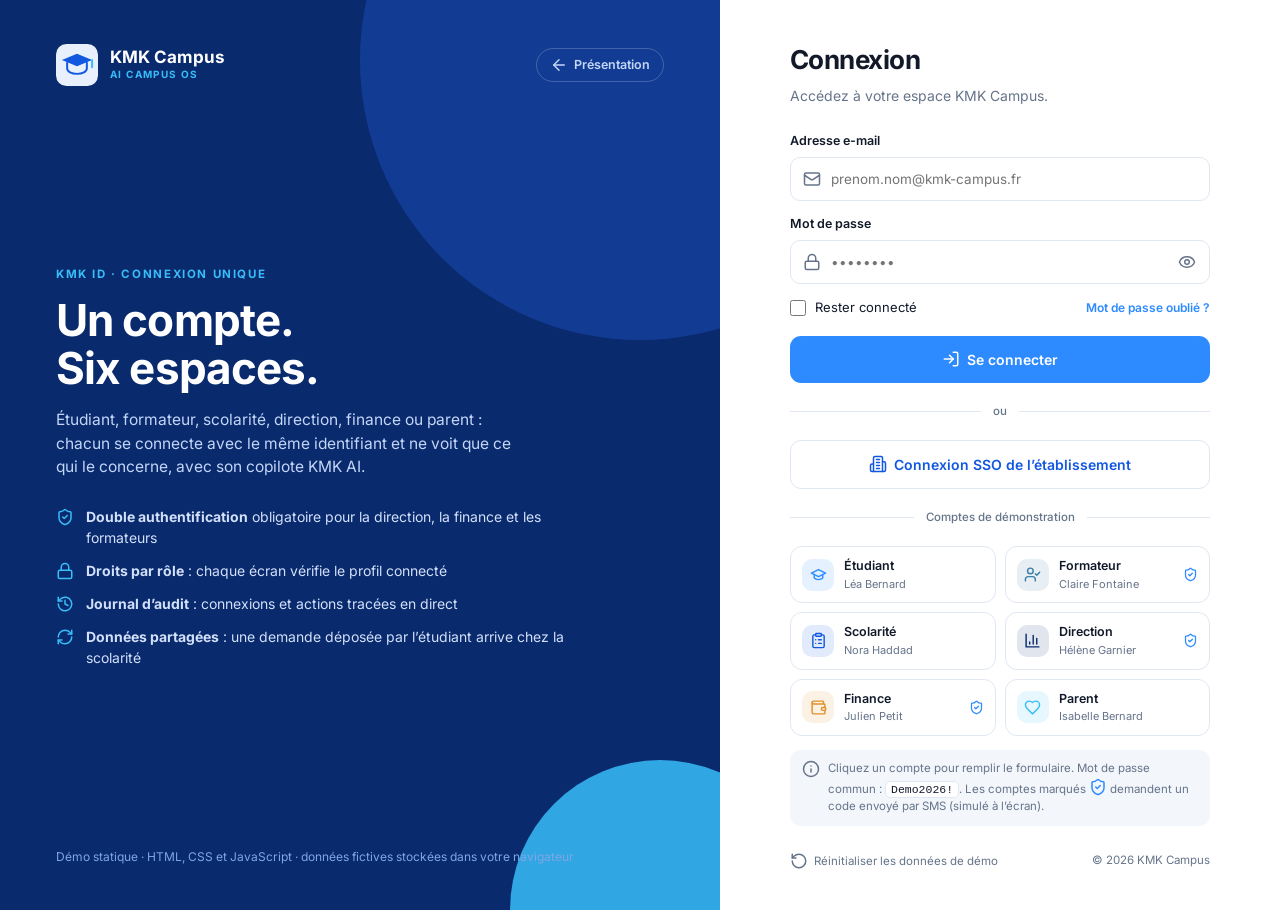
<file: demo/index.html>
<!doctype html>
<html lang="fr">
<head>
<meta charset="utf-8">
<meta name="viewport" content="width=device-width,initial-scale=1">
<title>Connexion · KMK Campus</title>
<meta name="description" content="Démo interactive KMK Campus — connexion KMK ID.">
<link rel="icon" href="data:image/svg+xml,%3Csvg xmlns='http://www.w3.org/2000/svg' viewBox='0 0 64 64'%3E%3Crect width='64' height='64' rx='16' fill='%23E8F0FD'/%3E%3Cpath d='M32 15 55 24.5 32 34 9 24.5Z' fill='%231257E0'/%3E%3Cpath d='M17 28.5v9c0 4.5 6.7 8 15 8s15-3.5 15-8v-9' fill='none' stroke='%231257E0' stroke-width='3' stroke-linecap='round'/%3E%3Cpath d='M55 24.5v11' stroke='%2338BDF8' stroke-width='3' stroke-linecap='round'/%3E%3C/svg%3E">
<link rel="stylesheet" href="assets/css/kmk.css">
</head>
<body>
<div class="login">

  <!-- ===== panneau marque ===== -->
  <aside class="lbrand">
    <div class="top">
      <svg viewBox="0 0 64 64" aria-hidden="true"><rect width="64" height="64" rx="16" fill="#E8F0FD"/><path d="M32 15 55 24.5 32 34 9 24.5Z" fill="#1257E0"/><path d="M17 28.5v9c0 4.5 6.7 8 15 8s15-3.5 15-8v-9" fill="none" stroke="#1257E0" stroke-width="3" stroke-linecap="round"/><path d="M55 24.5v11" stroke="#38BDF8" stroke-width="3" stroke-linecap="round"/></svg>
      <div><div class="nm">KMK Campus</div><div class="tg">AI CAMPUS OS</div></div>
      <a class="back" href="../index.html" data-ic="arrow-left">Présentation</a>
    </div>
    <div class="mid">
      <div class="kicker">KMK ID · connexion unique</div>
      <h1>Un compte.<br>Six espaces.</h1>
      <p>Étudiant, formateur, scolarité, direction, finance ou parent : chacun se connecte avec le même identifiant
         et ne voit que ce qui le concerne, avec son copilote KMK AI.</p>
      <ul class="lfeat">
        <li><span data-ic="shield-check"></span><span><b>Double authentification</b> obligatoire pour la direction, la finance et les formateurs</span></li>
        <li><span data-ic="lock"></span><span><b>Droits par rôle</b> : chaque écran vérifie le profil connecté</span></li>
        <li><span data-ic="history"></span><span><b>Journal d’audit</b> : connexions et actions tracées en direct</span></li>
        <li><span data-ic="refresh-cw"></span><span><b>Données partagées</b> : une demande déposée par l’étudiant arrive chez la scolarité</span></li>
      </ul>
    </div>
    <div class="foot">Démo statique · HTML, CSS et JavaScript · données fictives stockées dans votre navigateur</div>
  </aside>

  <!-- ===== panneau formulaire ===== -->
  <main class="lpanel">
    <div class="inner">

      <!-- Étape 1 : connexion -->
      <section id="step-login">
        <h2>Connexion</h2>
        <p class="lead">Accédez à votre espace KMK Campus.</p>
        <div id="loginAlert"></div>
        <form id="loginForm" novalidate>
          <div class="field">
            <label for="email">Adresse e-mail</label>
            <div class="inwrap"><span data-ic="mail"></span>
              <input class="input" id="email" name="email" type="email" autocomplete="username" placeholder="prenom.nom@kmk-campus.fr" required></div>
            <div class="err" id="emailErr" hidden></div>
          </div>
          <div class="field">
            <label for="password">Mot de passe</label>
            <div class="inwrap"><span data-ic="lock"></span>
              <input class="input" id="password" name="password" type="password" autocomplete="current-password" placeholder="••••••••" required>
              <button type="button" class="eye" id="togglePwd" aria-label="Afficher le mot de passe" data-ic="eye"></button></div>
            <div class="err" id="pwdErr" hidden></div>
          </div>
          <div class="opts">
            <label class="check"><input type="checkbox" id="remember"> Rester connecté</label>
            <button type="button" class="lk" id="forgotLink">Mot de passe oublié ?</button>
          </div>
          <button class="btn lg block" type="submit" id="loginBtn"><span data-ic="log-in"></span><span>Se connecter</span></button>
        </form>
        <div class="sep2">ou</div>
        <button class="btn ghost lg block" id="ssoBtn" type="button"><span data-ic="building-2"></span>Connexion SSO de l’établissement</button>

        <div class="sep2">Comptes de démonstration</div>
        <div class="accts" id="accts"></div>
        <div class="cred"><span data-ic="info"></span><span>Cliquez un compte pour remplir le formulaire. Mot de passe commun : <code id="demoPwd"></code>.
          Les comptes marqués <span data-ic="shield-check" style="color:var(--g500);display:inline-flex;vertical-align:-3px"></span> demandent un code envoyé par SMS (simulé à l’écran).</span></div>

        <div class="lfoot">
          <button type="button" id="resetDemo"><span data-ic="rotate-ccw"></span>Réinitialiser les données de démo</button>
          <span>© 2026 KMK Campus</span>
        </div>
      </section>

      <!-- Étape 2 : double authentification -->
      <section id="step-mfa" hidden>
        <button class="stepback" data-back type="button"><span data-ic="arrow-left"></span>Retour</button>
        <div class="mfa-ic" data-ic="smartphone"></div>
        <h2>Vérification en deux étapes</h2>
        <p class="lead" id="mfaLead">Saisissez le code à 6 chiffres envoyé par SMS.</p>
        <div id="mfaAlert"></div>
        <form id="mfaForm" novalidate>
          <div class="otp" id="otp">
            <input inputmode="numeric" maxlength="1" aria-label="Chiffre 1" autocomplete="one-time-code">
            <input inputmode="numeric" maxlength="1" aria-label="Chiffre 2">
            <input inputmode="numeric" maxlength="1" aria-label="Chiffre 3">
            <input inputmode="numeric" maxlength="1" aria-label="Chiffre 4">
            <input inputmode="numeric" maxlength="1" aria-label="Chiffre 5">
            <input inputmode="numeric" maxlength="1" aria-label="Chiffre 6">
          </div>
          <button class="btn lg block" type="submit" id="mfaBtn"><span data-ic="shield-check"></span><span>Vérifier</span></button>
        </form>
        <p style="margin-top:14px;font-size:12.5px;color:var(--mu)">Rien reçu ? <button type="button" class="lk" id="resendBtn">Renvoyer le code</button></p>
      </section>

      <!-- Étape 3 : mot de passe oublié -->
      <section id="step-forgot" hidden>
        <button class="stepback" data-back type="button"><span data-ic="arrow-left"></span>Retour à la connexion</button>
        <div class="mfa-ic" data-ic="key-round"></div>
        <h2>Mot de passe oublié</h2>
        <p class="lead">Indiquez votre adresse e-mail : nous vous envoyons un lien de réinitialisation valable 15 minutes.</p>
        <div id="forgotAlert"></div>
        <form id="forgotForm" novalidate>
          <div class="field">
            <label for="fEmail">Adresse e-mail</label>
            <div class="inwrap"><span data-ic="mail"></span><input class="input" id="fEmail" type="email" placeholder="prenom.nom@kmk-campus.fr" required></div>
          </div>
          <button class="btn lg block" type="submit"><span data-ic="send"></span><span>Envoyer le lien</span></button>
        </form>
      </section>

      <!-- Étape 4 : nouveau mot de passe -->
      <section id="step-reset" hidden>
        <button class="stepback" data-back type="button"><span data-ic="arrow-left"></span>Retour à la connexion</button>
        <div class="mfa-ic" data-ic="lock"></div>
        <h2>Nouveau mot de passe</h2>
        <p class="lead" id="resetLead">Choisissez un nouveau mot de passe.</p>
        <div id="resetAlert"></div>
        <form id="resetForm" novalidate>
          <div class="field">
            <label for="np1">Nouveau mot de passe</label>
            <input class="input" id="np1" type="password" autocomplete="new-password">
            <div class="strength"><i id="strengthBar"></i></div>
            <div class="help" id="strengthTxt">8 caractères minimum, avec majuscule, chiffre et symbole.</div>
          </div>
          <div class="field">
            <label for="np2">Confirmer</label>
            <input class="input" id="np2" type="password" autocomplete="new-password">
          </div>
          <button class="btn lg block" type="submit"><span data-ic="check"></span><span>Enregistrer</span></button>
        </form>
      </section>

      <!-- Étape 5 : SSO -->
      <section id="step-sso" hidden>
        <button class="stepback" data-back type="button"><span data-ic="arrow-left"></span>Retour</button>
        <div class="mfa-ic" data-ic="building-2"></div>
        <h2>Fournisseur d’identité</h2>
        <p class="lead">Simulation du portail SSO de l’établissement : choisissez le compte avec lequel continuer.</p>
        <div class="accts" id="ssoAccts" style="grid-template-columns:1fr"></div>
      </section>

    </div>
  </main>
</div>

<!-- notification « téléphone » simulée -->
<div class="phonetoast" id="phoneToast" role="status" aria-live="polite">
  <div class="pi" data-ic="message-square"></div>
  <div style="flex:1;min-width:0"><div class="t"><span id="ptApp">Messages</span><span>maintenant</span></div>
    <b id="ptTitle">KMK Campus</b><p id="ptBody"></p></div>
</div>
<div id="toasts" aria-live="polite"></div>

<script src="assets/js/icons.js"></script>
<script src="assets/js/data.js"></script>
<script src="assets/js/store.js"></script>
<script src="assets/js/login.js"></script>
</body>
</html>
</file>
<file: demo/assets/css/kmk.css>
/* =========================================================
   KMK Campus — démo interactive (HTML / CSS / JS statiques)
   Charte reprise de kmk.html
   ========================================================= */
@font-face{font-family:'Inter';font-style:normal;font-weight:400;font-display:swap;src:url(../fonts/inter-400.woff2) format('woff2')}
@font-face{font-family:'Inter';font-style:normal;font-weight:500;font-display:swap;src:url(../fonts/inter-500.woff2) format('woff2')}
@font-face{font-family:'Inter';font-style:normal;font-weight:600;font-display:swap;src:url(../fonts/inter-600.woff2) format('woff2')}
@font-face{font-family:'Inter';font-style:normal;font-weight:700;font-display:swap;src:url(../fonts/inter-700.woff2) format('woff2')}

*{box-sizing:border-box;margin:0;padding:0}
:root{
  --ink:#121A2A;--g900:#0A2A6E;--g800:#0C3178;--g700:#1257E0;--g500:#2E8BFF;--leaf:#38BDF8;
  --soft:#E8F0FD;--bg:#F3F6FB;--bd:#E1E7F2;--line:#EDF1F8;--mu:#66748A;--amber:#E0912A;--blue:#3C7EA8;
  --red:#D64545;--redsoft:#FDECEC;--green:#1F9D6B;--greensoft:#E4F6EE;--ambersoft:#FDF3E4;
  --r-sm:9px;--r:14px;--r-lg:18px;
  --sh:0 1px 2px rgba(20,40,80,.04);--sh-lg:0 22px 50px rgba(16,38,86,.16);
  --side:248px;
}
html{-webkit-text-size-adjust:100%}
body{font-family:'Inter',system-ui,-apple-system,'Segoe UI',sans-serif;color:var(--ink);background:var(--bg);-webkit-font-smoothing:antialiased;line-height:1.5;font-size:14px}
[hidden]{display:none!important}
a{color:var(--g700)}
button,input,select,textarea{font:inherit;color:inherit}
button{cursor:pointer}
svg{flex:0 0 auto}
img,svg{max-width:100%}
:focus-visible{outline:2px solid var(--g500);outline-offset:2px}
.sr-only{position:absolute;width:1px;height:1px;padding:0;margin:-1px;overflow:hidden;clip:rect(0,0,0,0);border:0}

/* ---------- boutons ---------- */
.btn{background:var(--g500);color:#fff;border:0;border-radius:var(--r-sm);padding:10px 15px;font-weight:600;font-size:13px;display:inline-flex;align-items:center;justify-content:center;gap:7px;transition:background .15s,transform .1s;white-space:nowrap;text-decoration:none}
.btn:hover{background:var(--g700)}
.btn:active{transform:scale(.98)}
.btn:disabled{opacity:.55;cursor:not-allowed}
.btn.ghost{background:#fff;color:var(--g700);border:1px solid var(--bd)}
.btn.ghost:hover{background:var(--soft)}
.btn.dark{background:var(--g900)}
.btn.dark:hover{background:var(--g800)}
.btn.danger{background:var(--red)}
.btn.danger:hover{background:#B83636}
.btn.success{background:var(--green)}
.btn.sm{padding:7px 11px;font-size:12px;border-radius:8px}
.btn.lg{padding:13px 18px;font-size:14px;border-radius:11px}
.btn.block{width:100%}
.btn .spin{width:15px;height:15px;border:2px solid rgba(255,255,255,.45);border-top-color:#fff;border-radius:50%;animation:spin .7s linear infinite}
@keyframes spin{to{transform:rotate(360deg)}}
.lk{background:none;border:0;color:var(--g500);font-weight:600;font-size:12px;padding:0}
.lk:hover{text-decoration:underline}
.ibtn{width:38px;height:38px;border-radius:var(--r-sm);border:1px solid var(--bd);display:inline-flex;align-items:center;justify-content:center;color:var(--mu);position:relative;background:#fff;flex:0 0 38px}
.ibtn:hover{background:var(--soft);color:var(--g700)}
.ibtn .badge{position:absolute;top:-5px;right:-5px;min-width:18px;height:18px;border-radius:9px;background:var(--amber);color:#fff;font-size:10px;font-weight:700;display:flex;align-items:center;justify-content:center;padding:0 5px;border:2px solid #fff}
.act{font-weight:600;font-size:12px;color:var(--g700);border:1px solid var(--bd);border-radius:8px;padding:6px 11px;background:#fff;white-space:nowrap;display:inline-flex;align-items:center;gap:6px}
.act:hover{background:var(--soft);border-color:var(--soft)}
.act.danger{color:var(--red)}
.act.danger:hover{background:var(--redsoft);border-color:var(--redsoft)}

/* ---------- formulaires ---------- */
.field{display:flex;flex-direction:column;gap:6px;margin-bottom:14px}
.field>label,.flabel{font-size:12.5px;font-weight:600;color:var(--ink)}
.field .help{font-size:11.5px;color:var(--mu)}
.field .err{font-size:11.5px;color:var(--red);font-weight:500;display:flex;align-items:center;gap:5px}
.input,.select,.textarea{width:100%;border:1px solid var(--bd);border-radius:10px;padding:11px 13px;font-size:13.5px;background:#fff;outline:none;transition:border-color .15s,box-shadow .15s}
.input:focus,.select:focus,.textarea:focus{border-color:var(--g500);box-shadow:0 0 0 3px rgba(46,139,255,.15)}
.input.invalid{border-color:var(--red);box-shadow:0 0 0 3px rgba(214,69,69,.12)}
.textarea{resize:vertical;min-height:90px;line-height:1.55}
.select{appearance:none;background-image:url("data:image/svg+xml,%3Csvg xmlns='http://www.w3.org/2000/svg' width='16' height='16' viewBox='0 0 24 24' fill='none' stroke='%2366748A' stroke-width='2' stroke-linecap='round' stroke-linejoin='round'%3E%3Cpath d='m6 9 6 6 6-6'/%3E%3C/svg%3E");background-repeat:no-repeat;background-position:right 12px center;padding-right:36px}
.inwrap{position:relative;display:flex;align-items:center}
.inwrap>.ic-svg:first-child{position:absolute;left:13px;color:var(--mu);pointer-events:none}
.inwrap .input{padding-left:40px}
.inwrap .eye{position:absolute;right:6px;background:none;border:0;color:var(--mu);width:34px;height:34px;display:flex;align-items:center;justify-content:center;border-radius:8px}
.inwrap .eye:hover{background:var(--bg);color:var(--ink)}
.check{display:inline-flex;align-items:center;gap:9px;font-size:13px;cursor:pointer;user-select:none}
.check input{width:16px;height:16px;accent-color:var(--g500)}
.row2{display:grid;grid-template-columns:1fr 1fr;gap:12px}
.drop{border:1.5px dashed #C9D3E2;border-radius:12px;padding:18px;text-align:center;color:var(--mu);font-size:12.5px;cursor:pointer;transition:.15s;display:flex;flex-direction:column;align-items:center;gap:6px;background:#FAFCFF}
.drop:hover,.drop.over{border-color:var(--g500);background:var(--soft);color:var(--g700)}
.drop b{color:var(--ink)}
.filechip{display:flex;align-items:center;gap:9px;background:var(--soft);border-radius:10px;padding:9px 12px;font-size:12.5px;color:var(--g900);margin-top:8px}
.filechip .x{margin-left:auto;background:none;border:0;color:var(--mu);display:flex}

/* switch */
.sw{width:36px;height:20px;border-radius:20px;background:#D4DCE8;position:relative;flex:0 0 36px;transition:background .2s;border:0;padding:0}
.sw i{position:absolute;top:2px;left:2px;width:16px;height:16px;border-radius:50%;background:#fff;transition:left .2s;box-shadow:0 1px 2px rgba(0,0,0,.2)}
.sw.on{background:var(--g500)}.sw.on i{left:18px}

/* ---------- pastilles / avatars ---------- */
.pill{display:inline-flex;align-items:center;gap:5px;border-radius:999px;padding:4px 10px;font-size:11px;font-weight:600;white-space:nowrap}
.pill.amber{background:var(--ambersoft);color:#B4700F}
.pill.blue{background:#E9F1F7;color:#2E6488}
.pill.green{background:var(--greensoft);color:#167A53}
.pill.red{background:var(--redsoft);color:#B23434}
.pill.grey{background:#EFF3F9;color:var(--mu)}
.pill.soft{background:var(--soft);color:var(--g700)}
.pill.solid{background:var(--g500);color:#fff}
.pill.solid2{background:var(--amber);color:#fff}
.pill.dark{background:var(--g900);color:#fff}
.av{width:32px;height:32px;border-radius:50%;background:var(--soft);color:var(--g700);display:flex;align-items:center;justify-content:center;font-weight:700;font-size:11.5px;flex:0 0 32px}
.av.sm{width:26px;height:26px;flex:0 0 26px;font-size:10px}
.av.lg{width:52px;height:52px;flex:0 0 52px;font-size:17px}
.av.xl{width:76px;height:76px;flex:0 0 76px;font-size:24px;border-radius:24px;background:linear-gradient(140deg,#1257E0,#5AA6FF);color:#fff}
.who{display:flex;align-items:center;gap:10px;min-width:0}
.who .n{font-size:13px;font-weight:600;white-space:nowrap;overflow:hidden;text-overflow:ellipsis}
.who .s{font-size:11.5px;color:var(--mu);white-space:nowrap;overflow:hidden;text-overflow:ellipsis}
.who>div{min-width:0}
.dot{width:9px;height:9px;border-radius:50%;flex:0 0 9px;display:inline-block}
.kbd{font-size:10.5px;border:1px solid var(--bd);border-radius:6px;padding:2px 7px;color:var(--mu);font-weight:600;background:#fff}
.mu{color:var(--mu)}
.b{font-weight:600}
.nowrap{white-space:nowrap}
.tar{text-align:right}

/* =========================================================
   PAGE DE CONNEXION
   ========================================================= */
.login{min-height:100vh;display:grid;grid-template-columns:minmax(380px,1fr) minmax(440px,560px);background:#fff}
.lbrand{background:var(--g900);color:#fff;position:relative;overflow:hidden;padding:44px 56px;display:flex;flex-direction:column}
.lbrand:after{content:"";position:absolute;width:560px;height:560px;border-radius:50%;background:#123C93;right:-200px;top:-220px}
.lbrand:before{content:"";position:absolute;width:300px;height:300px;border-radius:50%;background:var(--leaf);right:-90px;bottom:-150px;opacity:.85}
.lbrand>*{position:relative;z-index:2}
.lbrand .top{display:flex;align-items:center;gap:12px}
.lbrand .top>svg{width:42px;height:42px}
.lbrand .nm{font-weight:700;font-size:17px;line-height:1.1}
.lbrand .tg{font-size:10px;letter-spacing:.14em;color:var(--leaf);font-weight:700}
.lbrand .back{margin-left:auto;color:#C3D6F7;text-decoration:none;font-size:12.5px;font-weight:600;display:inline-flex;align-items:center;gap:6px;border:1px solid rgba(255,255,255,.2);border-radius:999px;padding:7px 13px}
.lbrand .back:hover{background:rgba(255,255,255,.08);color:#fff}
.lbrand .mid{margin:auto 0;max-width:520px;padding:40px 0}
.lbrand .kicker{font-size:11.5px;letter-spacing:.14em;text-transform:uppercase;color:var(--leaf);font-weight:700}
.lbrand h1{font-size:44px;line-height:1.08;letter-spacing:-.02em;margin:14px 0 16px}
.lbrand p{color:#C3D6F7;font-size:15.5px;max-width:470px}
.lfeat{list-style:none;margin-top:28px;display:grid;gap:12px}
.lfeat li{display:flex;gap:12px;align-items:flex-start;font-size:14px;color:#D2E0F9}
.lfeat li .ic-svg{color:var(--leaf);margin-top:2px}
.lbrand .foot{font-size:12px;color:#7FA6E4}

.lpanel{display:flex;flex-direction:column;padding:40px 52px;overflow:auto}
.lpanel .inner{width:100%;max-width:420px;margin:auto}
.lpanel h2{font-size:26px;letter-spacing:-.02em;font-weight:700}
.lpanel .lead{color:var(--mu);font-size:14px;margin:6px 0 26px}
.lpanel .opts{display:flex;align-items:center;justify-content:space-between;margin:2px 0 18px}
.alert{display:flex;gap:10px;align-items:flex-start;border-radius:11px;padding:11px 13px;font-size:12.5px;margin-bottom:16px;line-height:1.5}
.alert .ic-svg{margin-top:1px}
.alert.err{background:var(--redsoft);color:#9E2C2C}
.alert.ok{background:var(--greensoft);color:#14653F}
.alert.info{background:var(--soft);color:var(--g900)}
.alert.warn{background:var(--ambersoft);color:#8C560B}
.sep2{display:flex;align-items:center;gap:12px;color:var(--mu);font-size:11.5px;margin:20px 0;font-weight:500}
.sep2:before,.sep2:after{content:"";flex:1;height:1px;background:var(--bd)}
.accts{display:grid;grid-template-columns:1fr 1fr;gap:9px}
.acct{display:flex;align-items:center;gap:10px;border:1px solid var(--bd);border-radius:12px;padding:10px 11px;background:#fff;text-align:left;transition:.15s;min-width:0}
.acct:hover{border-color:var(--g500);background:#F7FAFF}
.acct.on{border-color:var(--g500);box-shadow:0 0 0 3px rgba(46,139,255,.15)}
.acct .av{border-radius:10px}
.acct .n{font-size:12.5px;font-weight:600;display:block}
.acct .s{font-size:11px;color:var(--mu);display:block;white-space:nowrap;overflow:hidden;text-overflow:ellipsis}
.acct>span:last-child{min-width:0}
.acct .mfa{margin-left:auto;color:var(--g500);display:flex}
.cred{margin-top:14px;font-size:11.5px;color:var(--mu);background:var(--bg);border-radius:10px;padding:10px 12px;display:flex;gap:8px;align-items:flex-start;line-height:1.55}
.cred code{font-family:ui-monospace,Menlo,Consolas,monospace;font-size:11.5px;background:#fff;border:1px solid var(--bd);border-radius:5px;padding:1px 5px;color:var(--ink)}
.lfoot{margin-top:26px;display:flex;justify-content:space-between;gap:10px;flex-wrap:wrap;font-size:11.5px;color:var(--mu)}
.lfoot button{background:none;border:0;color:var(--mu);font-size:11.5px;display:inline-flex;gap:6px;align-items:center}
.lfoot button:hover{color:var(--g700)}
.otp{display:flex;gap:9px;justify-content:space-between;margin:6px 0 16px}
.otp input{width:100%;max-width:54px;height:58px;text-align:center;font-size:22px;font-weight:700;border:1px solid var(--bd);border-radius:12px;outline:none;background:#fff}
.otp input:focus{border-color:var(--g500);box-shadow:0 0 0 3px rgba(46,139,255,.15)}
.otp.invalid input{border-color:var(--red);animation:shake .35s}
@keyframes shake{25%{transform:translateX(-4px)}75%{transform:translateX(4px)}}
.stepback{background:none;border:0;color:var(--mu);font-size:12.5px;font-weight:600;display:inline-flex;align-items:center;gap:6px;margin-bottom:18px}
.stepback:hover{color:var(--g700)}
.mfa-ic{width:54px;height:54px;border-radius:16px;background:var(--soft);color:var(--g700);display:flex;align-items:center;justify-content:center;margin-bottom:16px}
.strength{height:6px;border-radius:4px;background:#E9EEF7;overflow:hidden;margin-top:2px}
.strength i{display:block;height:100%;width:0;transition:.25s;border-radius:4px}

/* notification « téléphone » de démonstration */
.phonetoast{visibility:hidden;position:fixed;top:18px;right:18px;width:330px;background:rgba(18,26,42,.96);color:#fff;border-radius:18px;padding:13px 15px;box-shadow:0 22px 50px rgba(0,0,0,.3);z-index:120;display:flex;gap:12px;transform:translateY(calc(-100% - 40px));transition:transform .45s cubic-bezier(.22,.9,.28,1),visibility .45s}
.phonetoast.on{transform:none;visibility:visible}
.phonetoast .pi{width:38px;height:38px;border-radius:11px;background:var(--g500);display:flex;align-items:center;justify-content:center;flex:0 0 38px}
.phonetoast .t{font-size:11px;color:#9FB2D3;display:flex;justify-content:space-between}
.phonetoast b{font-size:13px;display:block;margin-top:1px}
.phonetoast p{font-size:12.5px;color:#D7E2F5;margin-top:2px}
.phonetoast .code{font-family:ui-monospace,Menlo,monospace;letter-spacing:.18em;font-weight:700;color:var(--leaf)}

/* =========================================================
   APPLICATION
   ========================================================= */
.demobar{flex-shrink:0;background:var(--g900);color:#C3D6F7;font-size:12px;display:flex;align-items:center;gap:14px;padding:7px 18px;position:relative;z-index:40;flex-wrap:wrap}
.demobar b{color:#fff}
.demobar .tag{background:var(--leaf);color:var(--g900);border-radius:6px;padding:2px 8px;font-weight:700;font-size:10.5px;letter-spacing:.06em}
.demobar a,.demobar button{color:#C3D6F7;background:none;border:0;font-size:12px;font-weight:600;text-decoration:none;display:inline-flex;align-items:center;gap:6px}
.demobar a:hover,.demobar button:hover{color:#fff}
.demobar .sp{margin-left:auto}

.approot{display:flex;flex-direction:column;height:100vh;height:100dvh}
.shell{display:flex;flex:1;min-height:0}
.side{width:var(--side);flex:0 0 var(--side);background:var(--g900);color:#fff;padding:18px 14px;display:flex;flex-direction:column;overflow-y:auto;scrollbar-width:thin;scrollbar-color:#1E4593 transparent}
.side .brand{display:flex;align-items:center;gap:11px;padding:2px 6px 18px}
.side .brand svg{width:38px;height:38px}
.side .bt{font-size:14.5px;font-weight:700;line-height:1.15}
.side .bs{font-size:9.5px;color:#8FB3EA;letter-spacing:.1em;font-weight:600}
.role-chip{margin:0 6px 14px;background:rgba(255,255,255,.08);border:1px solid rgba(255,255,255,.12);border-radius:11px;padding:9px 11px;display:flex;align-items:center;gap:9px;font-size:12px;color:#D2E0F9}
.role-chip .ic-svg{color:var(--leaf)}
.role-chip b{color:#fff;font-weight:600}
.nav{display:flex;flex-direction:column;gap:2px}
.nav a{display:flex;align-items:center;gap:11px;padding:9px 11px;border-radius:9px;color:#BFD4F6;font-weight:500;font-size:13.5px;text-decoration:none;position:relative}
.nav a:hover{background:rgba(255,255,255,.08);color:#fff}
.nav a.on{background:var(--g500);color:#fff;font-weight:600}
.nav a .cnt{margin-left:auto;background:var(--amber);color:#fff;border-radius:999px;font-size:10.5px;font-weight:700;padding:1px 7px}
.nav .sep{margin:14px 11px 6px;font-size:10px;letter-spacing:.1em;text-transform:uppercase;color:#6E97DE;font-weight:600}
.sfoot{margin-top:auto;padding-top:14px;border-top:1px solid rgba(255,255,255,.12);display:flex;align-items:center;gap:10px}
.sfoot .av{background:var(--leaf);color:var(--g900)}
.sfoot .n{font-size:12.5px;font-weight:600}.sfoot .r{font-size:11px;color:#8FB3EA}
.sfoot>div{min-width:0}
.sfoot button{margin-left:auto;background:rgba(255,255,255,.08);border:0;color:#BFD4F6;width:32px;height:32px;border-radius:9px;display:flex;align-items:center;justify-content:center}
.sfoot button:hover{background:rgba(255,255,255,.16);color:#fff}

.main{flex:1;display:flex;flex-direction:column;min-width:0;overflow-y:auto}
.topbar{flex-shrink:0;height:66px;background:#fff;border-bottom:1px solid var(--bd);display:flex;align-items:center;padding:0 24px;gap:12px;position:sticky;top:0;z-index:30}
.topbar .burger{display:none}
.topbar .ttl{min-width:0}
.topbar h1{font-size:17px;font-weight:700;white-space:nowrap;overflow:hidden;text-overflow:ellipsis}
.topbar .sub{font-size:12px;color:var(--mu);white-space:nowrap;overflow:hidden;text-overflow:ellipsis}
.search{margin-left:auto;display:flex;align-items:center;gap:8px;background:var(--bg);border:1px solid var(--bd);border-radius:var(--r-sm);padding:8px 10px 8px 12px;width:280px;color:var(--mu);font-size:12.5px;white-space:nowrap}
.search span{overflow:hidden;text-overflow:ellipsis;min-width:0;flex:1;text-align:left}
.search:hover{border-color:#C9D3E2}
.umenu-btn{display:flex;align-items:center;gap:9px;border:1px solid var(--bd);background:#fff;border-radius:11px;padding:4px 10px 4px 4px}
.umenu-btn:hover{background:var(--bg)}
.umenu-btn .av{border-radius:8px}
.umenu-btn .n,.umenu-btn .r{display:block}
.umenu-btn .n{font-size:12.5px;font-weight:600;line-height:1.2;text-align:left}
.umenu-btn .r{font-size:10.5px;color:var(--mu);text-align:left}
.stage{flex:1;padding:22px 24px 96px;min-width:0}
.view-enter{animation:vin .28s cubic-bezier(.22,.9,.28,1)}
@keyframes vin{from{opacity:0;transform:translateY(8px)}to{opacity:1;transform:none}}

/* dropdowns */
.pop{position:fixed;top:100px;background:#fff;border:1px solid var(--bd);border-radius:14px;box-shadow:0 20px 44px -16px rgba(16,38,86,.34);z-index:60;opacity:0;transform:translateY(-6px);pointer-events:none;transition:.18s}
.pop.on{opacity:1;transform:none;pointer-events:auto}
.pop-notif{right:84px;width:370px}
.pop-user{right:24px;width:260px;padding:6px}
.pop-h{display:flex;align-items:center;padding:13px 15px;border-bottom:1px solid var(--bd)}
.pop-h b{font-size:13.5px}.pop-h .lk{margin-left:auto}
.pop-list{max-height:380px;overflow:auto}
.nrow{display:flex;gap:11px;padding:12px 15px;border-bottom:1px solid #EFF3F9;cursor:pointer;position:relative;text-align:left;width:100%;background:none;border-left:0;border-right:0;border-top:0}
.nrow:last-child{border-bottom:0}
.nrow:hover{background:#F5F8FD}
.nrow.unread{background:#F7FAFF}
.nrow.unread:after{content:"";position:absolute;right:14px;top:18px;width:8px;height:8px;border-radius:50%;background:var(--g500)}
.nrow .ic{width:34px;height:34px;border-radius:10px;display:flex;align-items:center;justify-content:center;flex:0 0 34px;background:var(--soft);color:var(--g700)}
.nrow .t{font-size:12.5px;font-weight:600;padding-right:14px}
.nrow .d{font-size:11.5px;color:var(--mu);margin-top:2px;line-height:1.45}
.nrow .w{font-size:10.5px;color:#98A3B6;margin-top:4px}
.pop-f{padding:10px 15px;border-top:1px solid var(--bd);text-align:center}
.mi{display:flex;align-items:center;gap:10px;width:100%;background:none;border:0;padding:9px 10px;border-radius:9px;font-size:13px;color:var(--ink);text-align:left;text-decoration:none}
.mi:hover{background:var(--bg)}
.mi .ic-svg{color:var(--mu)}
.mi.danger{color:var(--red)}.mi.danger .ic-svg{color:var(--red)}
.mi-sep{height:1px;background:var(--bd);margin:5px 4px}
.mi-head{padding:10px 10px 8px;display:flex;gap:10px;align-items:center}
.mi-head .n{font-size:13px;font-weight:600}.mi-head .s{font-size:11.5px;color:var(--mu)}

/* ---------- layout de contenu ---------- */
.grid{display:grid;gap:14px}
.g2{grid-template-columns:1fr 1fr}
.g3{grid-template-columns:repeat(3,1fr)}
.g4{grid-template-columns:repeat(4,1fr)}
.g21{grid-template-columns:1.55fr 1fr}
.g12{grid-template-columns:1fr 1.4fr}
.grid>*{min-width:0}
.g-rail{grid-template-columns:minmax(0,1fr) 300px}
.g-lrail{grid-template-columns:280px minmax(0,1fr)}
.g-3col{grid-template-columns:260px minmax(0,1fr) 260px}
@media (max-width:1200px){.g-3col{grid-template-columns:260px minmax(0,1fr)}.g-3col>:last-child{grid-column:1/-1}}
@media (max-width:1024px){.g-rail,.g-lrail,.g-3col{grid-template-columns:1fr}.g-3col>:last-child{grid-column:auto}}
.mt{margin-top:14px}.mt2{margin-top:22px}.mb{margin-bottom:14px}
.hstack{display:flex;align-items:center;gap:10px}
.hstack.wrap{flex-wrap:wrap}
.sp{margin-left:auto}
.pagehead{display:flex;align-items:flex-end;gap:14px;margin-bottom:18px;flex-wrap:wrap}
.pagehead h2{font-size:21px;font-weight:700;letter-spacing:-.01em}
.pagehead p{color:var(--mu);font-size:13px;margin-top:3px}
.pagehead .acts{margin-left:auto;display:flex;gap:9px;flex-wrap:wrap}

.card{background:#fff;border:1px solid var(--bd);border-radius:var(--r);box-shadow:var(--sh);min-width:0}
.ch{display:flex;align-items:center;gap:10px;padding:14px 17px;border-bottom:1px solid var(--bd)}
.ch h3{font-size:13.5px;font-weight:700}
.ch .m,.m{font-size:11.5px;color:var(--mu);font-weight:500}
.ch>.sp,.ch>.m:last-child,.ch>.pill:last-child,.ch>.lk:last-child,.ch>.hstack:last-child{margin-left:auto}
.pad{padding:16px 17px}
.kpi{padding:15px 17px}
.kpi .l{font-size:11.5px;color:var(--mu);font-weight:500;display:flex;align-items:center;gap:7px}
.kpi .v{font-size:27px;font-weight:700;margin-top:6px;letter-spacing:-.02em;line-height:1.15}
.kpi .d{font-size:11.5px;font-weight:600;color:var(--g500);margin-top:3px}
.kpi .d.warn{color:var(--amber)}.kpi .d.bad{color:var(--red)}.kpi .d.good{color:var(--green)}
.kpi.click{cursor:pointer;transition:.15s}
.kpi.click:hover{border-color:#C9D3E2;transform:translateY(-1px)}

.list .li{display:flex;align-items:center;gap:11px;padding:12px 17px;border-bottom:1px solid var(--line)}
.list .li:last-child{border-bottom:0}
.list .li.click{cursor:pointer}
.list .li.click:hover{background:#F7FAFE}
.li .ico{width:34px;height:34px;flex:0 0 34px;border-radius:10px;display:flex;align-items:center;justify-content:center;background:var(--soft);color:var(--g700)}
.li .tx{flex:1;min-width:0}
.li .tt{font-size:13px;font-weight:600}
.li .ss{font-size:11.5px;color:var(--mu);margin-top:2px;line-height:1.45}
.li .vv{font-size:13px;font-weight:700;white-space:nowrap}
.ico.amber{background:var(--ambersoft);color:#B4700F}
.ico.red{background:var(--redsoft);color:#B23434}
.ico.green{background:var(--greensoft);color:#167A53}
.ico.blue{background:#E9F1F7;color:#2E6488}
.ico.dark{background:var(--g900);color:#fff}

.bar{height:7px;border-radius:6px;background:#E9EEF7;overflow:hidden}
.bar i{display:block;height:100%;border-radius:6px;background:var(--g500);transition:width .6s}
.obl{display:flex;justify-content:space-between;font-size:12px;margin-bottom:6px;color:var(--mu);font-weight:500}
.obl b{color:var(--ink)}
.ob{margin-bottom:14px}.ob:last-child{margin-bottom:0}

/* graphique en barres */
.bars{display:flex;align-items:flex-end;gap:14px;height:150px;margin-top:10px}
.bcol{flex:1;display:flex;flex-direction:column;align-items:center;height:100%;min-width:0}
.bwrap{flex:1;width:100%;display:flex;align-items:flex-end;gap:4px;position:relative}
.bwrap i{display:block;width:100%;border-radius:7px 7px 0 0;background:#C2DCFA;transition:height .6s;position:relative}
.bwrap i.on{background:var(--g500)}
.bwrap i.alt{background:#D9E2EF}
.bwrap i[data-v]:hover:after{content:attr(data-v);position:absolute;bottom:calc(100% + 4px);left:50%;transform:translateX(-50%);background:var(--ink);color:#fff;font-size:10.5px;font-weight:600;padding:3px 7px;border-radius:6px;white-space:nowrap;font-style:normal}
.bcol span{font-size:11px;color:var(--mu);margin-top:8px;font-weight:500;white-space:nowrap}
.legend{display:flex;gap:14px;font-size:11.5px;color:var(--mu);flex-wrap:wrap}
.legend span{display:inline-flex;align-items:center;gap:6px}
.legend i{width:10px;height:10px;border-radius:3px;display:inline-block}

/* anneaux */
.ring{position:relative;display:inline-flex}
.ring svg{transform:rotate(-90deg)}
.ring .rv{position:absolute;inset:0;display:flex;flex-direction:column;align-items:center;justify-content:center;font-weight:700}
.ring .rv small{font-size:10px;color:var(--mu);font-weight:600}
.gcard{padding:18px;text-align:center}
.gcard .gt{font-size:13px;font-weight:600;margin-top:10px}.gcard .gs{font-size:11.5px;color:var(--mu);margin-top:2px}

/* tableaux */
.tbl-wrap{overflow-x:auto}
table{width:100%;border-collapse:collapse}
th{text-align:left;font-size:10.5px;letter-spacing:.06em;text-transform:uppercase;color:var(--mu);font-weight:600;padding:11px 17px;background:#F9FBFE;border-bottom:1px solid var(--bd);white-space:nowrap}
th.sort{cursor:pointer;user-select:none}
th.sort:hover{color:var(--ink)}
th.sort .ic-svg{vertical-align:-2px;opacity:.5}
td{padding:11px 17px;font-size:12.5px;border-bottom:1px solid var(--line);vertical-align:middle}
tr:last-child td{border-bottom:0}
tbody tr.click{cursor:pointer}
tbody tr.click:hover td{background:#F7FAFE}
td.nm{font-weight:600}
td .sub{font-size:11px;color:var(--mu)}

/* barre d'outils / filtres */
.toolbar{display:flex;align-items:center;gap:10px;flex-wrap:wrap;margin-bottom:14px}
.toolbar .input,.toolbar .select{width:auto;padding:9px 12px;font-size:13px}
.toolbar .inwrap .input{padding-left:38px;width:260px}
.seg{display:inline-flex;background:#E9EEF6;border-radius:10px;padding:3px;gap:2px}
.seg button{border:0;background:none;padding:7px 12px;border-radius:8px;font-size:12.5px;font-weight:600;color:var(--mu);white-space:nowrap}
.seg button.on{background:#fff;color:var(--ink);box-shadow:0 1px 3px rgba(20,40,80,.12)}
.tabs{display:flex;gap:4px;border-bottom:1px solid var(--bd);margin-bottom:16px;overflow-x:auto}
.tabs button{background:none;border:0;padding:10px 14px;font-size:13px;font-weight:600;color:var(--mu);border-bottom:2px solid transparent;margin-bottom:-1px;white-space:nowrap}
.tabs button.on{color:var(--g700);border-bottom-color:var(--g500)}

.empty{padding:34px 20px;text-align:center;color:var(--mu);font-size:13px;display:flex;flex-direction:column;align-items:center;gap:10px}
.empty .ic-svg{color:#B5C0D1}
.empty b{color:var(--ink);font-size:14px}
.hintx{background:#F5F8FD;border:1px solid var(--bd);border-left:3px solid var(--g500);border-radius:10px;padding:12px 14px;font-size:12.5px;line-height:1.6}
.hintx b{color:var(--g900)}
.hintx+.hintx{margin-top:10px}

/* bandeau d'accueil */
.welcome{background:linear-gradient(135deg,#0A2A6E 0%,#1257E0 70%,#3E93FF 120%);color:#fff;border-radius:var(--r-lg);padding:22px 24px;position:relative;overflow:hidden;margin-bottom:14px;display:flex;gap:20px;align-items:center;flex-wrap:wrap}
.welcome:after{content:"";position:absolute;width:260px;height:260px;border-radius:50%;right:-80px;top:-120px;background:rgba(255,255,255,.1)}
.welcome:before{content:"";position:absolute;width:160px;height:160px;border-radius:50%;right:120px;bottom:-110px;background:rgba(56,189,248,.3)}
.welcome>*{position:relative;z-index:2}
.welcome h2{font-size:22px;letter-spacing:-.01em}
.welcome p{color:#D2E0F9;font-size:13.5px;margin-top:4px;max-width:620px}
.welcome .acts{margin-left:auto;display:flex;gap:9px;flex-wrap:wrap}
.welcome .btn.ghost{background:rgba(255,255,255,.14);color:#fff;border-color:rgba(255,255,255,.3)}
.welcome .btn.ghost:hover{background:rgba(255,255,255,.24)}
.welcome .btn.white{background:#fff;color:var(--g700)}

/* tâches */
.task{display:flex;align-items:center;gap:11px;padding:11px 17px;border-bottom:1px solid var(--line);cursor:pointer}
.task:last-child{border-bottom:0}
.task input{width:17px;height:17px;accent-color:var(--g500);cursor:pointer;flex:0 0 17px}
.task .tt{font-size:12.5px;font-weight:600;display:block}
.task .ts{font-size:11.5px;color:var(--mu);display:block;margin-top:1px}
.task.done .tt{text-decoration:line-through;color:var(--mu)}

/* ---------- emploi du temps ---------- */
.cal-wrap{overflow-x:auto}
.cal-hdr,.cal{display:grid;grid-template-columns:58px repeat(6,minmax(110px,1fr));min-width:720px}
.cal-hdr{border-bottom:1px solid var(--bd)}
.dh{padding:10px 0;text-align:center;border-left:1px solid var(--bd)}
.dh b{display:block;font-size:12.5px}.dh span{font-size:11px;color:var(--mu)}
.dh.today b{color:var(--g700)}
.dh.today span{background:var(--g500);color:#fff;border-radius:999px;padding:1px 7px}
.cal{height:580px}
.hrs .hr{height:58px;font-size:10.5px;color:var(--mu);text-align:right;padding-right:8px;transform:translateY(-6px)}
.col{border-left:1px solid var(--bd);position:relative;background-image:repeating-linear-gradient(to bottom,#EDF1F8 0 1px,transparent 1px 58px)}
.ev{position:absolute;left:4px;right:4px;border-radius:8px;padding:6px 8px;color:#fff;overflow:hidden;cursor:pointer;transition:transform .12s,box-shadow .12s;border:0;text-align:left}
.ev:hover{transform:scale(1.02);box-shadow:0 8px 18px -8px rgba(16,38,86,.5)}
.ev b{display:block;font-size:11px;font-weight:600;line-height:1.25;white-space:nowrap;overflow:hidden;text-overflow:ellipsis}
.ev span{font-size:10px;opacity:.88;display:block;margin-top:2px;white-space:nowrap;overflow:hidden;text-overflow:ellipsis}
.ev.cancel{background:repeating-linear-gradient(135deg,#9AA6B8 0 6px,#A8B3C4 6px 12px)!important;text-decoration:line-through}

/* ---------- kanban ---------- */
.kan{display:grid;grid-template-columns:repeat(5,minmax(200px,1fr));gap:12px;overflow-x:auto;padding-bottom:6px}
.kcol{background:#ECEFF7;border-radius:13px;padding:11px;min-height:380px;transition:outline .1s}
.kcol.over{outline:2px dashed var(--leaf);outline-offset:-3px;background:#E3EBF8}
.kh{display:flex;align-items:center;gap:8px;padding:2px 4px 11px}
.kh b{font-size:12.5px}
.kd{width:9px;height:9px;border-radius:50%}
.kn{margin-left:auto;font-size:11px;color:var(--mu);background:#fff;border-radius:20px;padding:1px 8px;font-weight:600}
.kc{background:#fff;border:1px solid var(--bd);border-radius:11px;padding:11px;margin-bottom:9px;cursor:grab;transition:box-shadow .15s}
.kc:hover{box-shadow:0 6px 16px -10px rgba(16,38,86,.35)}
.kc.drag{opacity:.45}
.kc.new{border-color:var(--g500);box-shadow:0 0 0 3px rgba(46,139,255,.15)}
.kc .ref{font-size:10.5px;color:var(--mu);font-weight:600;letter-spacing:.02em}
.kc .ty{font-size:12.5px;font-weight:600;margin:3px 0 8px}
.kf{display:flex;align-items:center;gap:6px;margin-top:10px}
.kf .adv{margin-left:auto;background:var(--soft);border:0;color:var(--g700);border-radius:7px;width:28px;height:26px;display:flex;align-items:center;justify-content:center}
.kf .adv:hover{background:var(--g500);color:#fff}

/* ---------- timeline / suivi ---------- */
.steps{display:flex;gap:0;margin:6px 0 4px}
.stp{flex:1;text-align:center;position:relative;font-size:10.5px;color:var(--mu);font-weight:600}
.stp:before{content:"";position:absolute;top:10px;left:-50%;width:100%;height:2px;background:#E1E7F2;z-index:0}
.stp:first-child:before{display:none}
.stp i{width:22px;height:22px;border-radius:50%;background:#fff;border:2px solid #D3DAE6;display:flex;align-items:center;justify-content:center;margin:0 auto 6px;position:relative;z-index:1;font-style:normal;color:#fff}
.stp.done{color:var(--ink)}
.stp.done i{background:var(--g500);border-color:var(--g500)}
.stp.done:before{background:var(--g500)}
.stp.cur i{border-color:var(--g500);box-shadow:0 0 0 4px rgba(46,139,255,.18)}
.stp.cur{color:var(--g700)}
.tline{position:relative;padding-left:22px}
.tline:before{content:"";position:absolute;left:6px;top:6px;bottom:6px;width:2px;background:#E7EDF5}
.tl-i{position:relative;padding-bottom:14px}
.tl-i:last-child{padding-bottom:0}
.tl-i:before{content:"";position:absolute;left:-20px;top:4px;width:10px;height:10px;border-radius:50%;background:#fff;border:2px solid var(--g500)}
.tl-i .t{font-size:12.5px;font-weight:600}
.tl-i .d{font-size:11.5px;color:var(--mu);margin-top:1px}

/* ---------- chat (IA + messagerie) ---------- */
.chat{display:flex;flex-direction:column;gap:10px;padding:16px;overflow-y:auto;background:#F7FAFE}
.bub{max-width:82%;padding:10px 13px;border-radius:14px;font-size:13px;line-height:1.6;word-break:break-word}
.bub.me{align-self:flex-end;background:var(--g700);color:#fff;border-bottom-right-radius:5px}
.bub.them{align-self:flex-start;background:#fff;border:1px solid var(--bd);border-bottom-left-radius:5px}
.bub .who2{display:block;font-size:10px;font-weight:700;letter-spacing:.07em;text-transform:uppercase;color:var(--g500);margin-bottom:3px}
.bub.me .who2{color:rgba(255,255,255,.72)}
.bub .when{display:block;font-size:10px;color:#98A3B6;margin-top:4px}
.bub.me .when{color:rgba(255,255,255,.6);text-align:right}
.bub .src{display:block;margin-top:7px;padding-top:7px;border-top:1px dashed var(--bd);font-size:11px;color:var(--mu)}
.bub .acts2{display:flex;gap:7px;flex-wrap:wrap;margin-top:9px}
.bub .acts2 button{background:var(--soft);color:var(--g700);border:0;border-radius:8px;padding:6px 10px;font-weight:600;font-size:11.5px;display:inline-flex;align-items:center;gap:5px}
.bub .acts2 button:hover{background:#DCE8FC}
.typing{display:inline-flex;gap:4px;padding:4px 2px}
.typing i{width:6px;height:6px;border-radius:50%;background:#9AB4DA;animation:blink 1.2s infinite}
.typing i:nth-child(2){animation-delay:.2s}.typing i:nth-child(3){animation-delay:.4s}
@keyframes blink{0%,80%,100%{opacity:.3}40%{opacity:1}}
.chips{display:flex;flex-wrap:wrap;gap:7px}
.chipq{background:var(--soft);border:1px solid #CFE0FA;color:var(--g700);border-radius:999px;padding:6px 11px;font-weight:600;font-size:12px;transition:.15s}
.chipq:hover{background:#DCE8FC}
.composer{display:flex;gap:8px;padding:12px;border-top:1px solid var(--bd);background:#fff;border-radius:0 0 var(--r) var(--r)}
.composer .input{padding:10px 12px}
.ai-card{display:flex;flex-direction:column;height:620px}
.ai-card .chat{flex:1}
.msgs{display:grid;grid-template-columns:320px 1fr;height:640px}
.threads{border-right:1px solid var(--bd);overflow-y:auto}
.thr{display:flex;gap:11px;padding:13px 15px;border-bottom:1px solid var(--line);cursor:pointer;width:100%;background:none;border-left:0;border-right:0;border-top:0;text-align:left;align-items:flex-start}
.thr:hover{background:#F7FAFE}
.thr.on{background:#F2F6FE;box-shadow:inset 3px 0 0 var(--g500)}
.thr .n{font-size:13px;font-weight:600;display:flex;gap:6px;align-items:center}
.thr .s{font-size:12px;color:var(--mu);margin-top:2px;display:-webkit-box;-webkit-line-clamp:1;-webkit-box-orient:vertical;overflow:hidden}
.thr .w{font-size:10.5px;color:#98A3B6;margin-left:auto;white-space:nowrap;padding-left:6px}
.thr .ud{width:8px;height:8px;border-radius:50%;background:var(--g500);display:inline-block}
.thr>div{min-width:0;flex:1}
.conv{display:flex;flex-direction:column;min-width:0}
.conv .chat{flex:1}
.conv-h{display:flex;align-items:center;gap:11px;padding:12px 16px;border-bottom:1px solid var(--bd)}
.conv-h .back{display:none}

/* ---------- appel / saisie ---------- */
.pres{display:inline-flex;background:#EEF2F8;border-radius:9px;padding:3px;gap:2px}
.pres button{border:0;background:none;border-radius:7px;padding:5px 10px;font-size:11.5px;font-weight:700;color:var(--mu);min-width:34px}
.pres button.on[data-v="P"]{background:var(--green);color:#fff}
.pres button.on[data-v="R"]{background:var(--amber);color:#fff}
.pres button.on[data-v="A"]{background:var(--red);color:#fff}
.gin{width:76px;border:1px solid var(--bd);border-radius:8px;padding:7px 9px;font-size:13px;font-weight:600;text-align:right;outline:none}
.gin:focus{border-color:var(--g500);box-shadow:0 0 0 3px rgba(46,139,255,.15)}
.gin.invalid{border-color:var(--red);background:var(--redsoft)}
.gin:disabled{background:#F6F8FB;color:var(--mu)}

/* ---------- événements ---------- */
.evc{overflow:hidden;display:flex;flex-direction:column}
.evc .cov{height:96px;position:relative;padding:14px;color:#fff;display:flex;align-items:flex-end}
.evc .cov .dt{position:absolute;top:12px;left:12px;background:#fff;color:var(--ink);border-radius:10px;padding:5px 9px;text-align:center;line-height:1.1}
.evc .cov .dt b{display:block;font-size:17px}.evc .cov .dt span{font-size:10px;font-weight:700;color:var(--g700);text-transform:uppercase}
.evc .cov .tg{position:absolute;top:12px;right:12px}
.evc .bd{padding:14px 16px;flex:1;display:flex;flex-direction:column;gap:8px}
.evc h4{font-size:14.5px}
.evc .meta{font-size:12px;color:var(--mu);display:flex;flex-direction:column;gap:4px}
.evc .meta span{display:flex;gap:7px;align-items:center}
.evc .ft{display:flex;align-items:center;gap:10px;margin-top:auto;padding-top:6px}

/* ---------- profil / sécurité ---------- */
.prof{display:flex;gap:18px;align-items:center;padding:20px}
.prof h3{font-size:19px}
.setrow{display:flex;align-items:center;gap:12px;padding:13px 17px;border-bottom:1px solid var(--line)}
.setrow:last-child{border-bottom:0}
.setrow .tx{flex:1;min-width:0}
.setrow .n{font-size:13px;font-weight:600}.setrow .s{font-size:11.5px;color:var(--mu);margin-top:2px}
.matrix td,.matrix th{text-align:center}
.matrix td:first-child,.matrix th:first-child{text-align:left}
.yes{color:var(--green)}.no{color:#C3CBD8}
.log{font-family:ui-monospace,Menlo,Consolas,monospace;font-size:11.5px}

/* ---------- modale / tiroir ---------- */
.mask{position:fixed;inset:0;background:rgba(12,24,48,.45);opacity:0;pointer-events:none;transition:.22s;z-index:80}
.mask.on{opacity:1;pointer-events:auto}
.modal{position:fixed;left:50%;top:50%;width:min(560px,calc(100vw - 32px));max-height:calc(100vh - 40px);background:#fff;border-radius:18px;box-shadow:0 30px 70px -20px rgba(16,38,86,.5);z-index:90;transform:translate(-50%,-46%) scale(.98);opacity:0;pointer-events:none;transition:.24s cubic-bezier(.22,.9,.28,1);display:flex;flex-direction:column}
.modal.on{transform:translate(-50%,-50%);opacity:1;pointer-events:auto}
.modal.wide{width:min(760px,calc(100vw - 32px))}
.mh{display:flex;align-items:flex-start;gap:12px;padding:18px 20px;border-bottom:1px solid var(--bd)}
.mh .t{font-size:16px;font-weight:700}.mh .s{font-size:12.5px;color:var(--mu);margin-top:2px}
.mh .ibtn{margin-left:auto;width:34px;height:34px;flex:0 0 34px}
.mb2{padding:18px 20px;overflow-y:auto}
.mf{display:flex;justify-content:flex-end;gap:9px;padding:14px 20px;border-top:1px solid var(--bd);background:#FAFCFE;border-radius:0 0 18px 18px;flex-wrap:wrap}
.drawer{position:fixed;top:0;right:0;bottom:0;width:min(440px,100vw);background:#fff;z-index:90;transform:translateX(102%);transition:transform .3s cubic-bezier(.22,.9,.28,1);display:flex;flex-direction:column;box-shadow:-16px 0 40px -18px rgba(16,38,86,.4)}
.drawer.on{transform:none}
.drawer .mb2{flex:1}
.dgrid{display:grid;grid-template-columns:repeat(3,1fr);gap:9px}
.dst{background:var(--bg);border-radius:11px;padding:11px 6px;text-align:center}
.dst b{font-size:17px;display:block}.dst span{font-size:10.5px;color:var(--mu)}
.lbl{font-size:10.5px;letter-spacing:.06em;text-transform:uppercase;color:var(--mu);font-weight:600;margin:18px 0 9px}
.lbl:first-child{margin-top:0}
.kv{display:grid;grid-template-columns:140px 1fr;gap:8px 12px;font-size:12.5px}
.kv dt{color:var(--mu)}
.kv dd{font-weight:500}

/* palette de commandes */
.palette{position:fixed;top:12vh;left:50%;transform:translate(-50%,-8px);width:min(600px,calc(100vw - 32px));background:#fff;border-radius:16px;box-shadow:0 30px 70px -18px rgba(16,38,86,.5);z-index:95;opacity:0;pointer-events:none;transition:.2s;overflow:hidden}
.palette.on{opacity:1;transform:translate(-50%,0);pointer-events:auto}
.pal-in{display:flex;align-items:center;gap:11px;padding:14px 17px;border-bottom:1px solid var(--bd);color:var(--mu)}
.pal-in input{flex:1;border:0;outline:none;font-size:15px;color:var(--ink);background:none}
.pal-list{max-height:380px;overflow-y:auto;padding:6px}
.pal-g{font-size:10.5px;letter-spacing:.06em;text-transform:uppercase;color:var(--mu);font-weight:600;padding:10px 11px 5px}
.pal-i{display:flex;align-items:center;gap:11px;padding:10px 11px;border-radius:9px;cursor:pointer;font-size:13px;width:100%;background:none;border:0;text-align:left}
.pal-i .ic-svg{color:var(--mu)}
.pal-i .s{font-size:11.5px;color:var(--mu);margin-left:auto}
.pal-i.on,.pal-i:hover{background:#F2F6FE}
.pal-i.on .ic-svg{color:var(--g700)}

/* toast */
#toasts{position:fixed;left:50%;bottom:26px;transform:translateX(-50%);z-index:130;display:flex;flex-direction:column;gap:8px;align-items:center;pointer-events:none;width:calc(100vw - 32px);max-width:480px}
.toast{background:var(--ink);color:#fff;padding:12px 16px;border-radius:12px;font-size:13px;font-weight:500;box-shadow:0 12px 30px rgba(0,0,0,.28);display:flex;align-items:center;gap:10px;animation:tin .28s cubic-bezier(.22,.9,.28,1);pointer-events:auto}
.toast .ic-svg{color:var(--leaf)}
.toast.err .ic-svg{color:#FF8E8E}
.toast.out{animation:tout .25s forwards}
@keyframes tin{from{opacity:0;transform:translateY(14px)}to{opacity:1;transform:none}}
@keyframes tout{to{opacity:0;transform:translateY(10px)}}

/* parcours guidé */
.guide-fab{position:fixed;right:22px;bottom:22px;z-index:70;background:var(--g900);color:#fff;border:0;border-radius:999px;padding:12px 17px 12px 14px;font-weight:600;font-size:13px;display:flex;align-items:center;gap:8px;box-shadow:0 14px 30px -10px rgba(10,42,110,.6)}
.guide-fab:hover{background:var(--g800)}
.guide-fab .gp{background:var(--leaf);color:var(--g900);border-radius:999px;font-size:11px;padding:1px 7px;font-weight:700}
.guide{position:fixed;right:22px;bottom:78px;width:360px;max-height:calc(100vh - 140px);overflow:auto;background:#fff;border:1px solid var(--bd);border-radius:16px;box-shadow:0 26px 60px -18px rgba(16,38,86,.45);z-index:71;opacity:0;transform:translateY(10px);pointer-events:none;transition:.2s}
.guide.on{opacity:1;transform:none;pointer-events:auto}
.guide .gh{padding:15px 17px;border-bottom:1px solid var(--bd)}
.guide .gh b{font-size:14px}
.guide .gh p{font-size:12px;color:var(--mu);margin-top:2px}
.gstep{display:flex;gap:11px;padding:12px 17px;border-bottom:1px solid var(--line)}
.gstep:last-child{border-bottom:0}
.gstep .n{width:24px;height:24px;border-radius:50%;background:var(--soft);color:var(--g700);font-size:11.5px;font-weight:700;display:flex;align-items:center;justify-content:center;flex:0 0 24px}
.gstep.done .n{background:var(--green);color:#fff}
.gstep .t{font-size:12.5px;font-weight:600}
.gstep.done .t{color:var(--mu);text-decoration:line-through}
.gstep .d{font-size:11.5px;color:var(--mu);margin-top:2px;line-height:1.5}
.gstep .who3{display:inline-flex;margin-top:6px}

/* document imprimable (aperçu) */
.docprev{border:1px solid var(--bd);border-radius:12px;padding:22px;background:#fff;font-size:12.5px;line-height:1.7}

/* 403 */
.denied{max-width:460px;margin:60px auto;text-align:center}
.denied .ic{width:64px;height:64px;border-radius:20px;background:var(--redsoft);color:var(--red);display:flex;align-items:center;justify-content:center;margin:0 auto 16px}
.denied h2{font-size:20px}
.denied p{color:var(--mu);margin:6px 0 18px}

/* =========================================================
   RESPONSIVE
   ========================================================= */
@media (max-width:1200px){
  .g4{grid-template-columns:repeat(2,1fr)}
  .search{width:220px}
}
@media (max-width:1024px){
  .side{position:fixed;left:0;top:0;bottom:0;height:100vh;z-index:85;transform:translateX(-102%);transition:transform .28s cubic-bezier(.22,.9,.28,1)}
  body.nav-open .side{transform:none}
  .navmask{position:fixed;inset:0;background:rgba(12,24,48,.45);z-index:84;opacity:0;pointer-events:none;transition:.22s}
  body.nav-open .navmask{opacity:1;pointer-events:auto}
  .topbar .burger{display:inline-flex}
  .g21,.g12,.g3{grid-template-columns:1fr}
  .login{grid-template-columns:1fr}
  .lbrand{padding:28px 24px}
  .lbrand .mid{padding:22px 0 8px}
  .lbrand h1{font-size:30px}
  .lfeat{display:none}
  .lbrand .foot{display:none}
  .lpanel{padding:30px 24px 40px}
  .msgs{grid-template-columns:1fr}
  .msgs .conv{display:none}
  .msgs.open .threads{display:none}
  .msgs.open .conv{display:flex}
  .conv-h .back{display:inline-flex}
}
@media (max-width:760px){
  .demobar{padding:7px 16px;gap:10px}
  .demobar .hide-sm{display:none}
  .topbar{padding:0 16px;gap:8px}
  .search{width:38px;padding:0;justify-content:center;height:38px;flex:0 0 38px}
  .search span,.search .kbd{display:none}
  .umenu-btn .n,.umenu-btn .r,.umenu-btn>.ic-svg{display:none}
  .umenu-btn{padding:3px}
  .pop-notif{right:12px;left:12px;width:auto}
  .pop-user{right:12px}
  .stage{padding:16px 16px 90px}
  .g2,.row2{grid-template-columns:1fr}
  .g4{grid-template-columns:1fr 1fr;gap:10px}
  .kpi{padding:12px 13px}
  .kpi .v{font-size:21px}
  .kpi .l{font-size:11px}
  .kpi .d{font-size:10.5px}
  .welcome{padding:18px}
  .welcome .acts{margin-left:0}
  .toolbar .inwrap,.toolbar .inwrap .input{width:100%}
  .kan{grid-template-columns:repeat(5,230px)}
  .guide{right:12px;left:12px;width:auto;bottom:74px}
  .guide-fab{right:14px;bottom:14px}
  .accts{grid-template-columns:1fr}
  .kv{grid-template-columns:110px 1fr}
  .ai-card{height:560px}
  th,td{padding:10px 12px}
  .phonetoast{left:12px;right:12px;width:auto}
}
@media print{
  .demobar,.side,.topbar,.guide-fab,.guide{display:none!important}
  .stage{padding:0}
}
</file>
